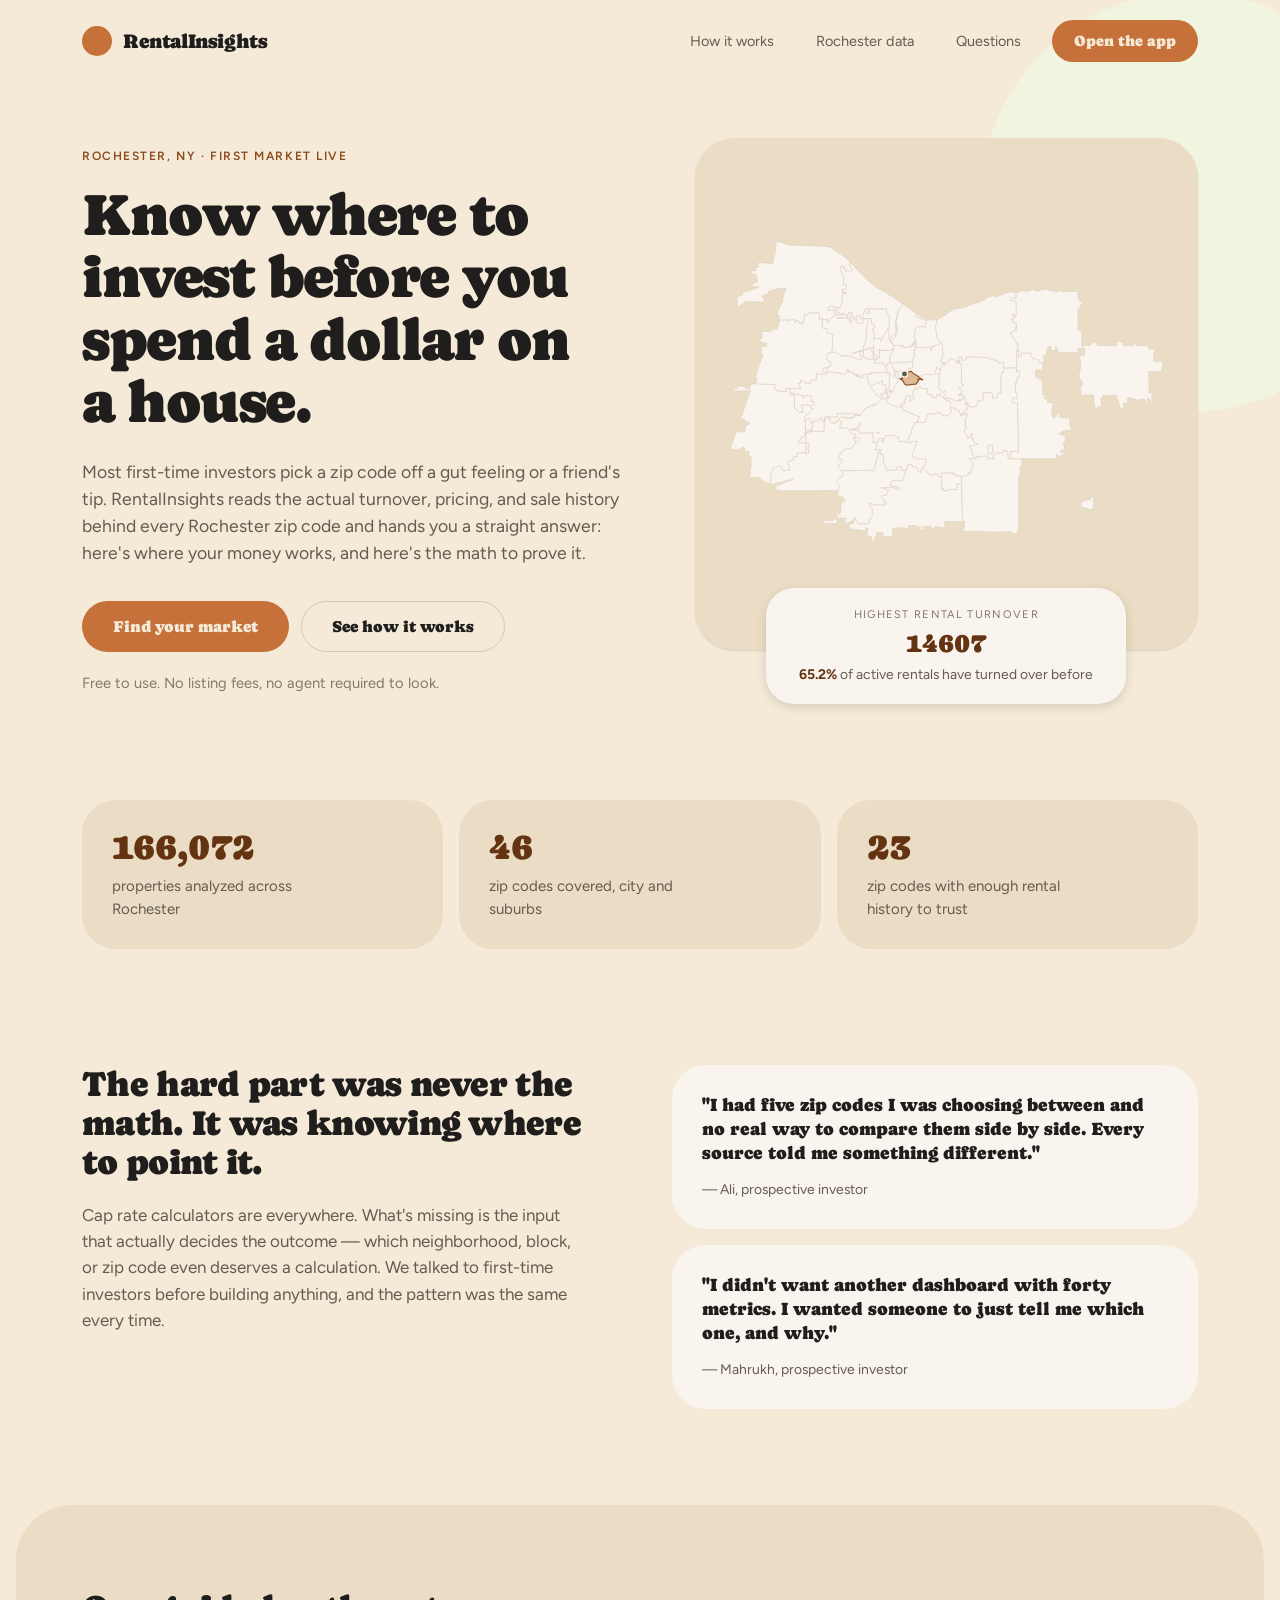
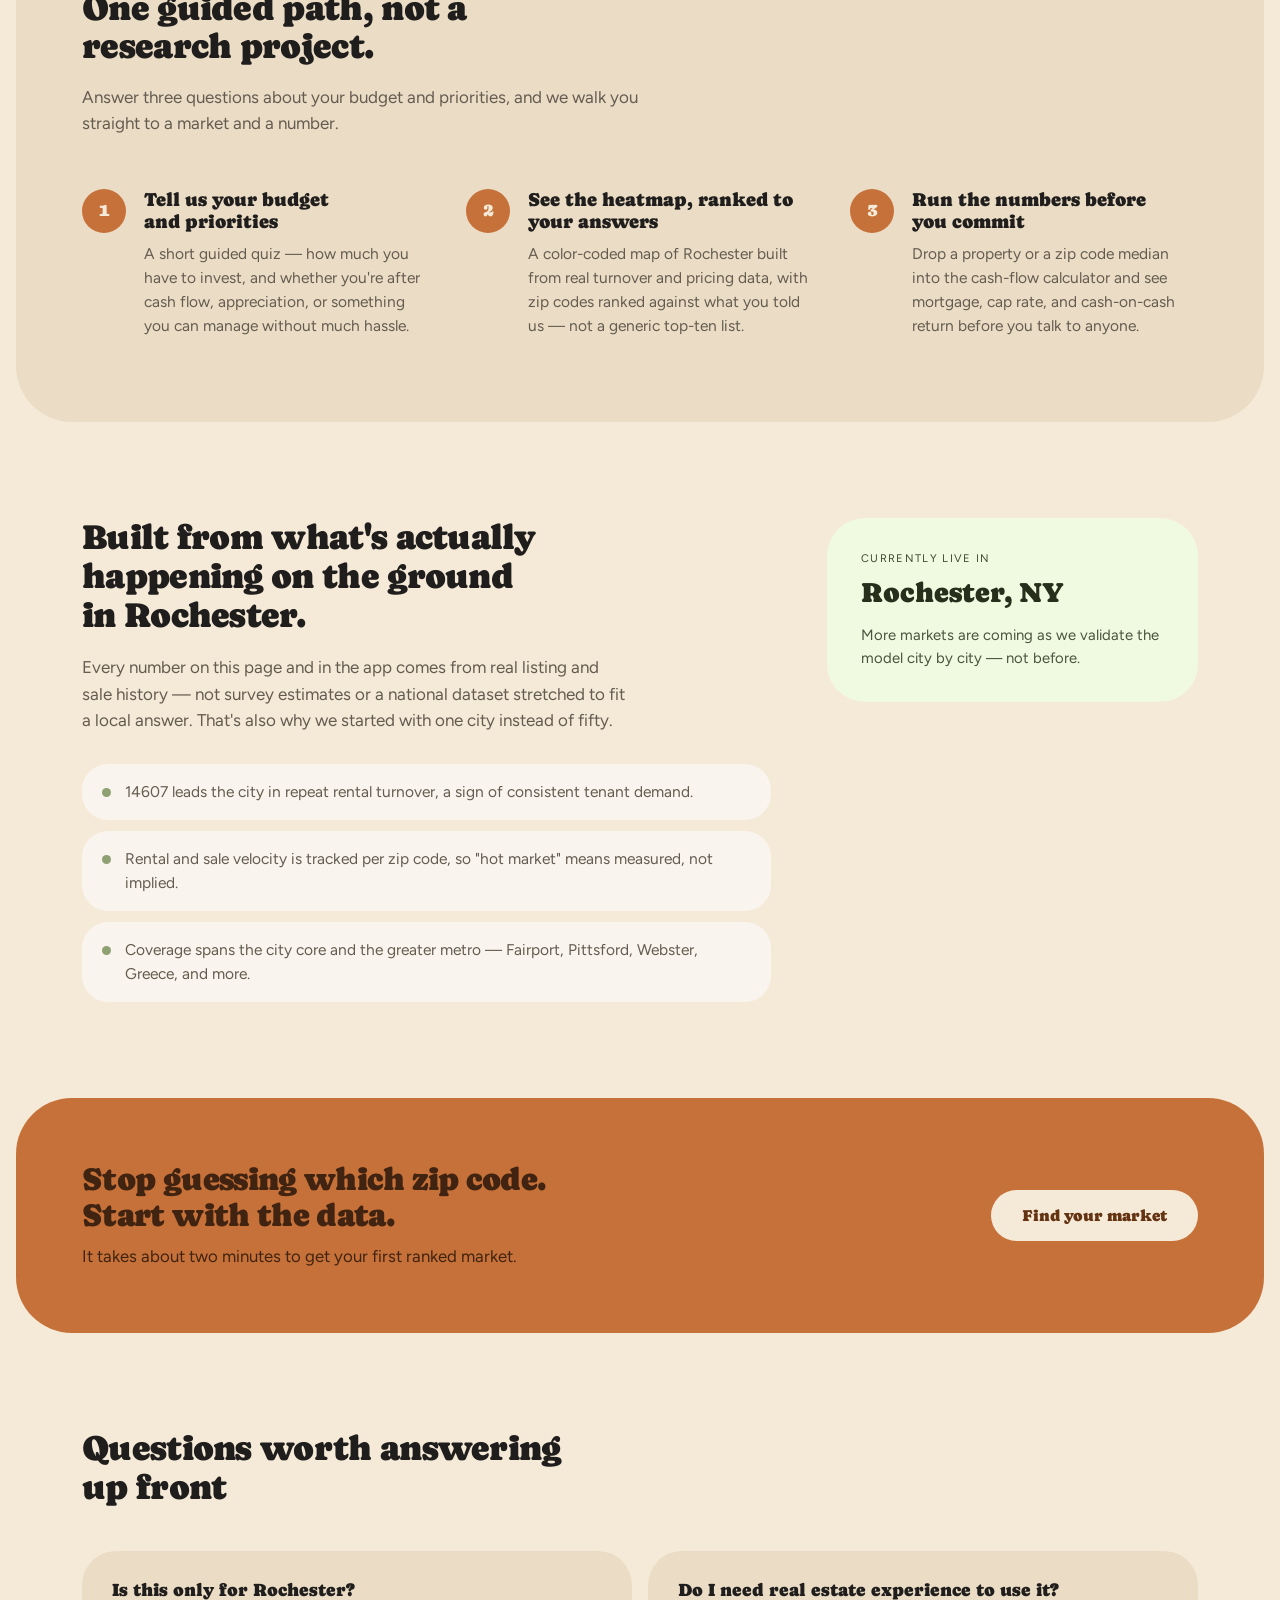
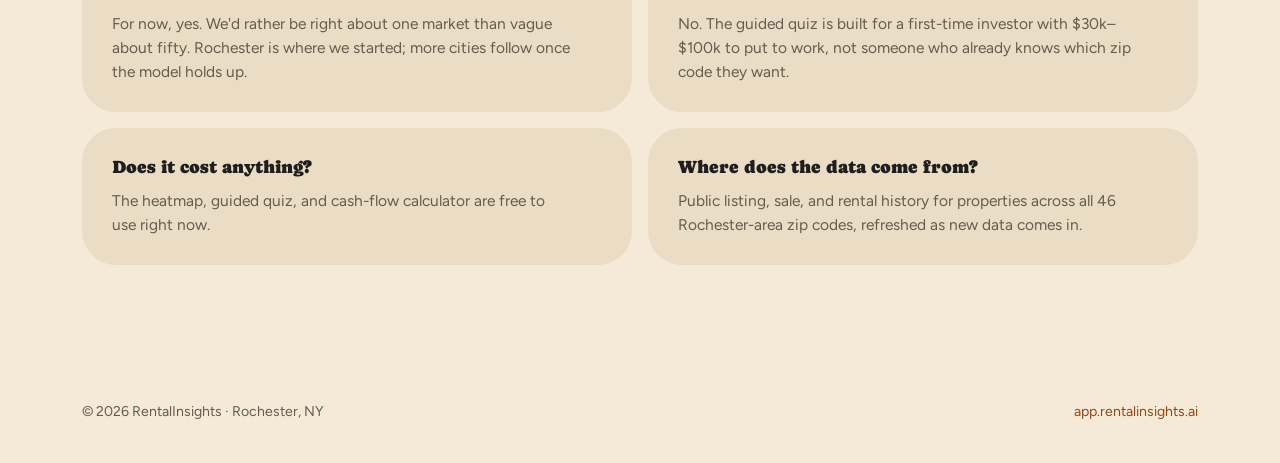
<file: index.html>
<!doctype html>
<html lang="en">
<head>
  <meta charset="UTF-8" />
  <meta name="viewport" content="width=device-width, initial-scale=1.0" />
  <title>RentalInsights — Know where to invest before you spend a dollar on a house</title>
  <meta name="description" content="RentalInsights turns Rochester, NY's actual property and rental-turnover data into a plain answer: which zip codes are worth your money, and why." />
  <meta name="theme-color" content="#f5ead8" />
  <link rel="preconnect" href="https://fonts.googleapis.com" />
  <link rel="preconnect" href="https://fonts.gstatic.com" crossorigin />
  <link href="https://fonts.googleapis.com/css2?family=Caprasimo&family=Figtree:wght@400;500;600;700&display=swap" rel="stylesheet" />
  <link rel="stylesheet" href="styles.css" />
  <link rel="icon" href="data:image/svg+xml,<svg xmlns=%22http://www.w3.org/2000/svg%22 viewBox=%220 0 100 100%22><circle cx=%2250%22 cy=%2250%22 r=%2250%22 fill=%22%23c67139%22/></svg>" />
</head>
<body>

  <header class="site-header">
    <div class="wrap header-row">
      <a class="wordmark" href="#top">
        <span class="wordmark-dot" aria-hidden="true"></span>
        RentalInsights
      </a>
      <nav class="header-nav" aria-label="Primary">
        <a href="#how-it-works">How it works</a>
        <a href="#rochester">Rochester data</a>
        <a href="#faq">Questions</a>
        <a class="header-cta" href="https://app.rentalinsights.ai">Open the app</a>
      </nav>
    </div>
  </header>

  <main id="top">

    <section class="hero">
      <div class="hero-blob" aria-hidden="true"></div>
      <div class="wrap hero-grid">
        <div class="hero-copy">
          <p class="kicker">Rochester, NY &middot; first market live</p>
          <h1>Know where to invest before you spend a dollar on a house.</h1>
          <p class="lede">
            Most first-time investors pick a zip code off a gut feeling or a friend's tip. RentalInsights
            reads the actual turnover, pricing, and sale history behind every Rochester zip code and hands
            you a straight answer: here's where your money works, and here's the math to prove it.
          </p>
          <div class="hero-actions">
            <a class="btn btn-primary" href="https://app.rentalinsights.ai/onboarding/">Find your market</a>
            <a class="btn btn-secondary" href="#how-it-works">See how it works</a>
          </div>
          <p class="hero-note">Free to use. No listing fees, no agent required to look.</p>
        </div>

        <div class="hero-map">
          <div class="map-panel">
            <img src="assets/rochester-zips.svg" width="1000" height="1000" alt="Map of Rochester, NY zip codes, with 14607 highlighted" />
          </div>
          <div class="map-callout">
            <span class="map-callout-label eyebrow">Highest rental turnover</span>
            <span class="map-callout-zip">14607</span>
            <span class="map-callout-stat"><span class="stat-strong">65.2%</span> of active rentals have turned over before</span>
          </div>
        </div>
      </div>
    </section>

    <section class="proof" aria-label="Coverage">
      <div class="wrap proof-row">
        <div class="proof-stat">
          <span class="proof-num">166,072</span>
          <span class="proof-label">properties analyzed across Rochester</span>
        </div>
        <div class="proof-stat">
          <span class="proof-num">46</span>
          <span class="proof-label">zip codes covered, city and suburbs</span>
        </div>
        <div class="proof-stat">
          <span class="proof-num">23</span>
          <span class="proof-label">zip codes with enough rental history to trust</span>
        </div>
      </div>
    </section>

    <section class="problem">
      <div class="wrap problem-grid">
        <div class="problem-text">
          <h2>The hard part was never the math. It was knowing where to point it.</h2>
          <p>
            Cap rate calculators are everywhere. What's missing is the input that actually decides
            the outcome &mdash; which neighborhood, block, or zip code even deserves a calculation.
            We talked to first-time investors before building anything, and the pattern was the same
            every time.
          </p>
        </div>
        <div class="quotes">
          <figure class="quote">
            <blockquote><p>"I had five zip codes I was choosing between and no real way to compare them side by side. Every source told me something different."</p></blockquote>
            <figcaption>&mdash; Ali, prospective investor</figcaption>
          </figure>
          <figure class="quote">
            <blockquote><p>"I didn't want another dashboard with forty metrics. I wanted someone to just tell me which one, and why."</p></blockquote>
            <figcaption>&mdash; Mahrukh, prospective investor</figcaption>
          </figure>
        </div>
      </div>
    </section>

    <section class="journey" id="how-it-works">
      <div class="wrap">
        <h2>One guided path, not a research project.</h2>
        <p class="section-lede">
          Answer three questions about your budget and priorities, and we walk you straight to a market
          and a number.
        </p>

        <ol class="steps">
          <li class="step">
            <span class="step-index" aria-hidden="true">1</span>
            <div class="step-body">
              <h3>Tell us your budget and priorities</h3>
              <p>A short guided quiz &mdash; how much you have to invest, and whether you're after cash flow, appreciation, or something you can manage without much hassle.</p>
            </div>
          </li>
          <li class="step">
            <span class="step-index" aria-hidden="true">2</span>
            <div class="step-body">
              <h3>See the heatmap, ranked to your answers</h3>
              <p>A color-coded map of Rochester built from real turnover and pricing data, with zip codes ranked against what you told us &mdash; not a generic top-ten list.</p>
            </div>
          </li>
          <li class="step">
            <span class="step-index" aria-hidden="true">3</span>
            <div class="step-body">
              <h3>Run the numbers before you commit</h3>
              <p>Drop a property or a zip code median into the cash-flow calculator and see mortgage, cap rate, and cash-on-cash return before you talk to anyone.</p>
            </div>
          </li>
        </ol>
      </div>
    </section>

    <section class="rochester" id="rochester">
      <div class="wrap rochester-grid">
        <div class="rochester-text">
          <h2>Built from what's actually happening on the ground in Rochester.</h2>
          <p>
            Every number on this page and in the app comes from real listing and sale history &mdash;
            not survey estimates or a national dataset stretched to fit a local answer. That's also
            why we started with one city instead of fifty.
          </p>
          <ul class="fact-list">
            <li>14607 leads the city in repeat rental turnover, a sign of consistent tenant demand.</li>
            <li>Rental and sale velocity is tracked per zip code, so "hot market" means measured, not implied.</li>
            <li>Coverage spans the city core and the greater metro &mdash; Fairport, Pittsford, Webster, Greece, and more.</li>
          </ul>
        </div>
        <aside class="rochester-badge">
          <p class="eyebrow">Currently live in</p>
          <p class="badge-city">Rochester, NY</p>
          <p class="badge-note">More markets are coming as we validate the model city by city &mdash; not before.</p>
        </aside>
      </div>
    </section>

    <section class="cta-band">
      <div class="wrap cta-row">
        <div class="cta-copy">
          <h2>Stop guessing which zip code. Start with the data.</h2>
          <p>It takes about two minutes to get your first ranked market.</p>
        </div>
        <a class="btn" href="https://app.rentalinsights.ai/onboarding/">Find your market</a>
      </div>
    </section>

    <section class="faq" id="faq">
      <div class="wrap">
        <h2>Questions worth answering up front</h2>
        <div class="faq-grid">
          <div class="faq-item">
            <h3>Is this only for Rochester?</h3>
            <p>For now, yes. We'd rather be right about one market than vague about fifty. Rochester is where we started; more cities follow once the model holds up.</p>
          </div>
          <div class="faq-item">
            <h3>Do I need real estate experience to use it?</h3>
            <p>No. The guided quiz is built for a first-time investor with $30k&ndash;$100k to put to work, not someone who already knows which zip code they want.</p>
          </div>
          <div class="faq-item">
            <h3>Does it cost anything?</h3>
            <p>The heatmap, guided quiz, and cash-flow calculator are free to use right now.</p>
          </div>
          <div class="faq-item">
            <h3>Where does the data come from?</h3>
            <p>Public listing, sale, and rental history for properties across all 46 Rochester-area zip codes, refreshed as new data comes in.</p>
          </div>
        </div>
      </div>
    </section>

  </main>

  <footer class="site-footer">
    <div class="wrap footer-row">
      <span>&copy; 2026 RentalInsights &middot; Rochester, NY</span>
      <a href="https://app.rentalinsights.ai">app.rentalinsights.ai</a>
    </div>
  </footer>

</body>
</html>
</file>
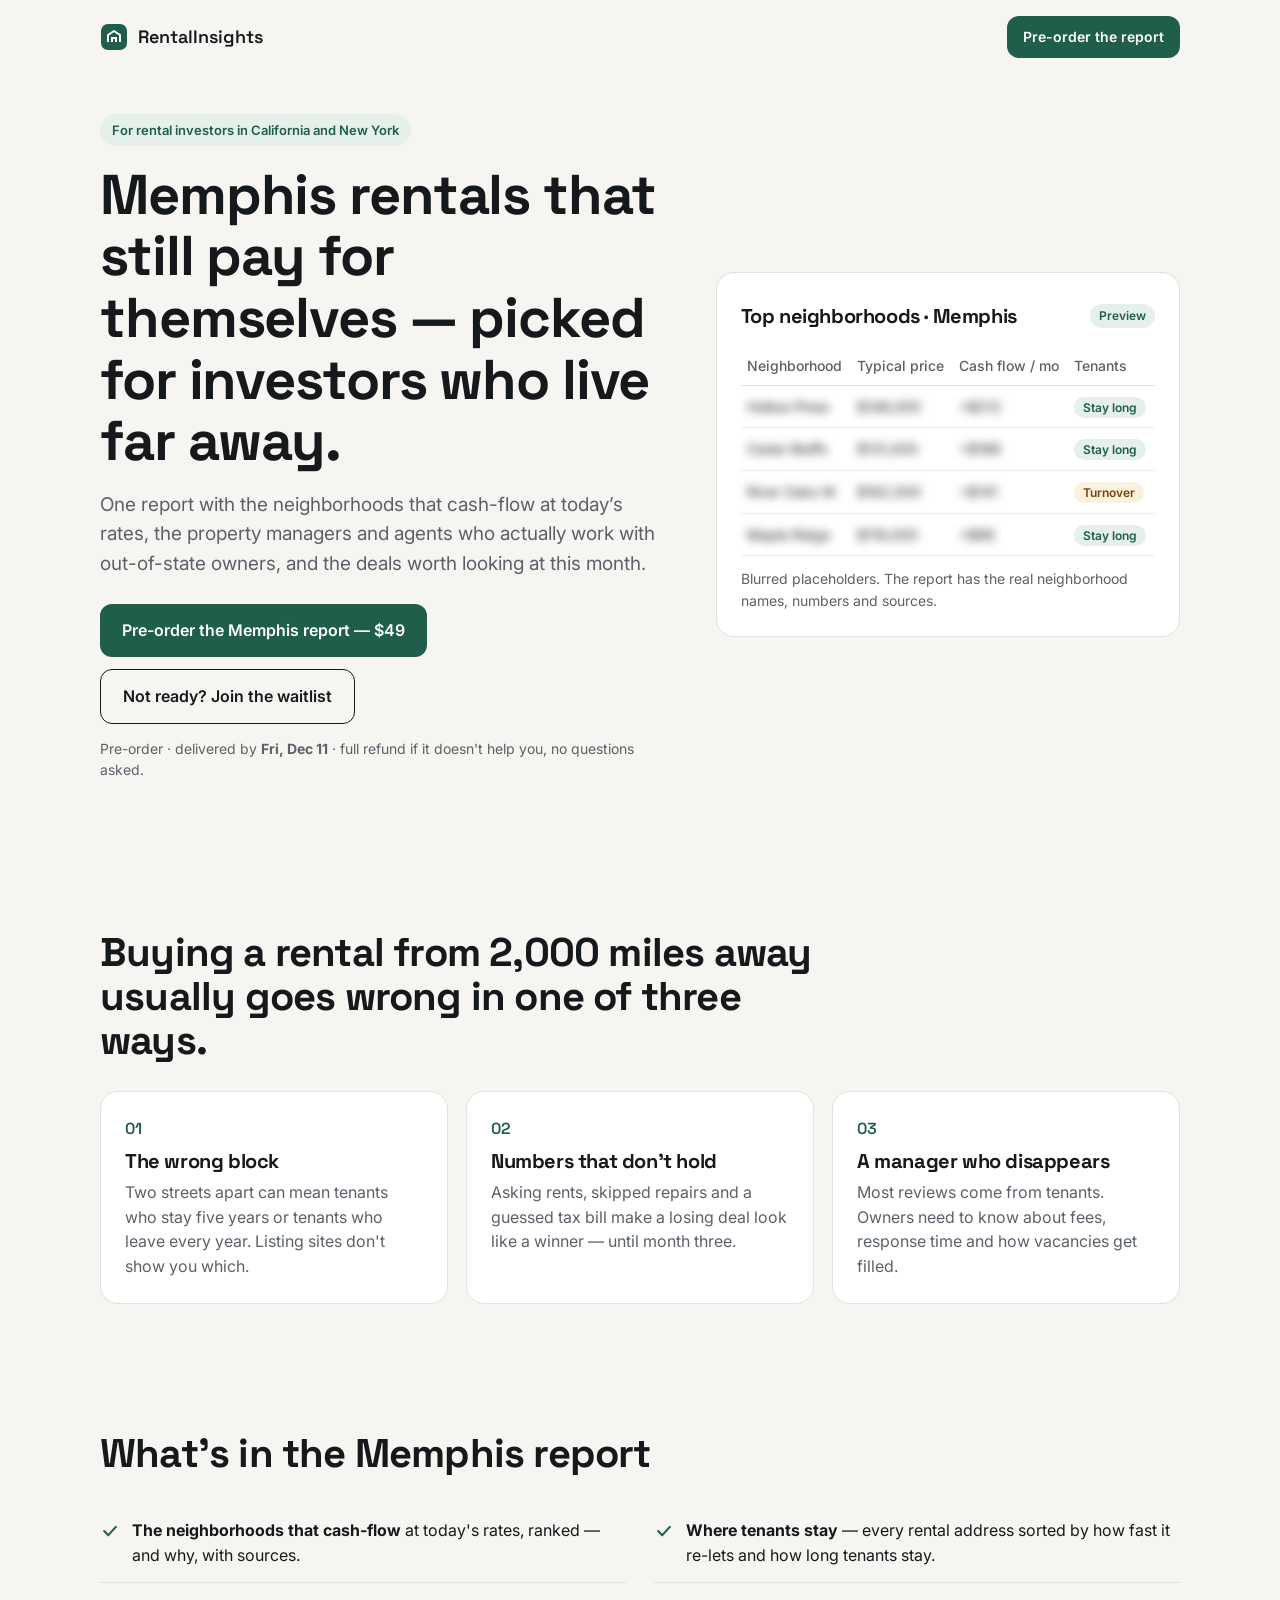
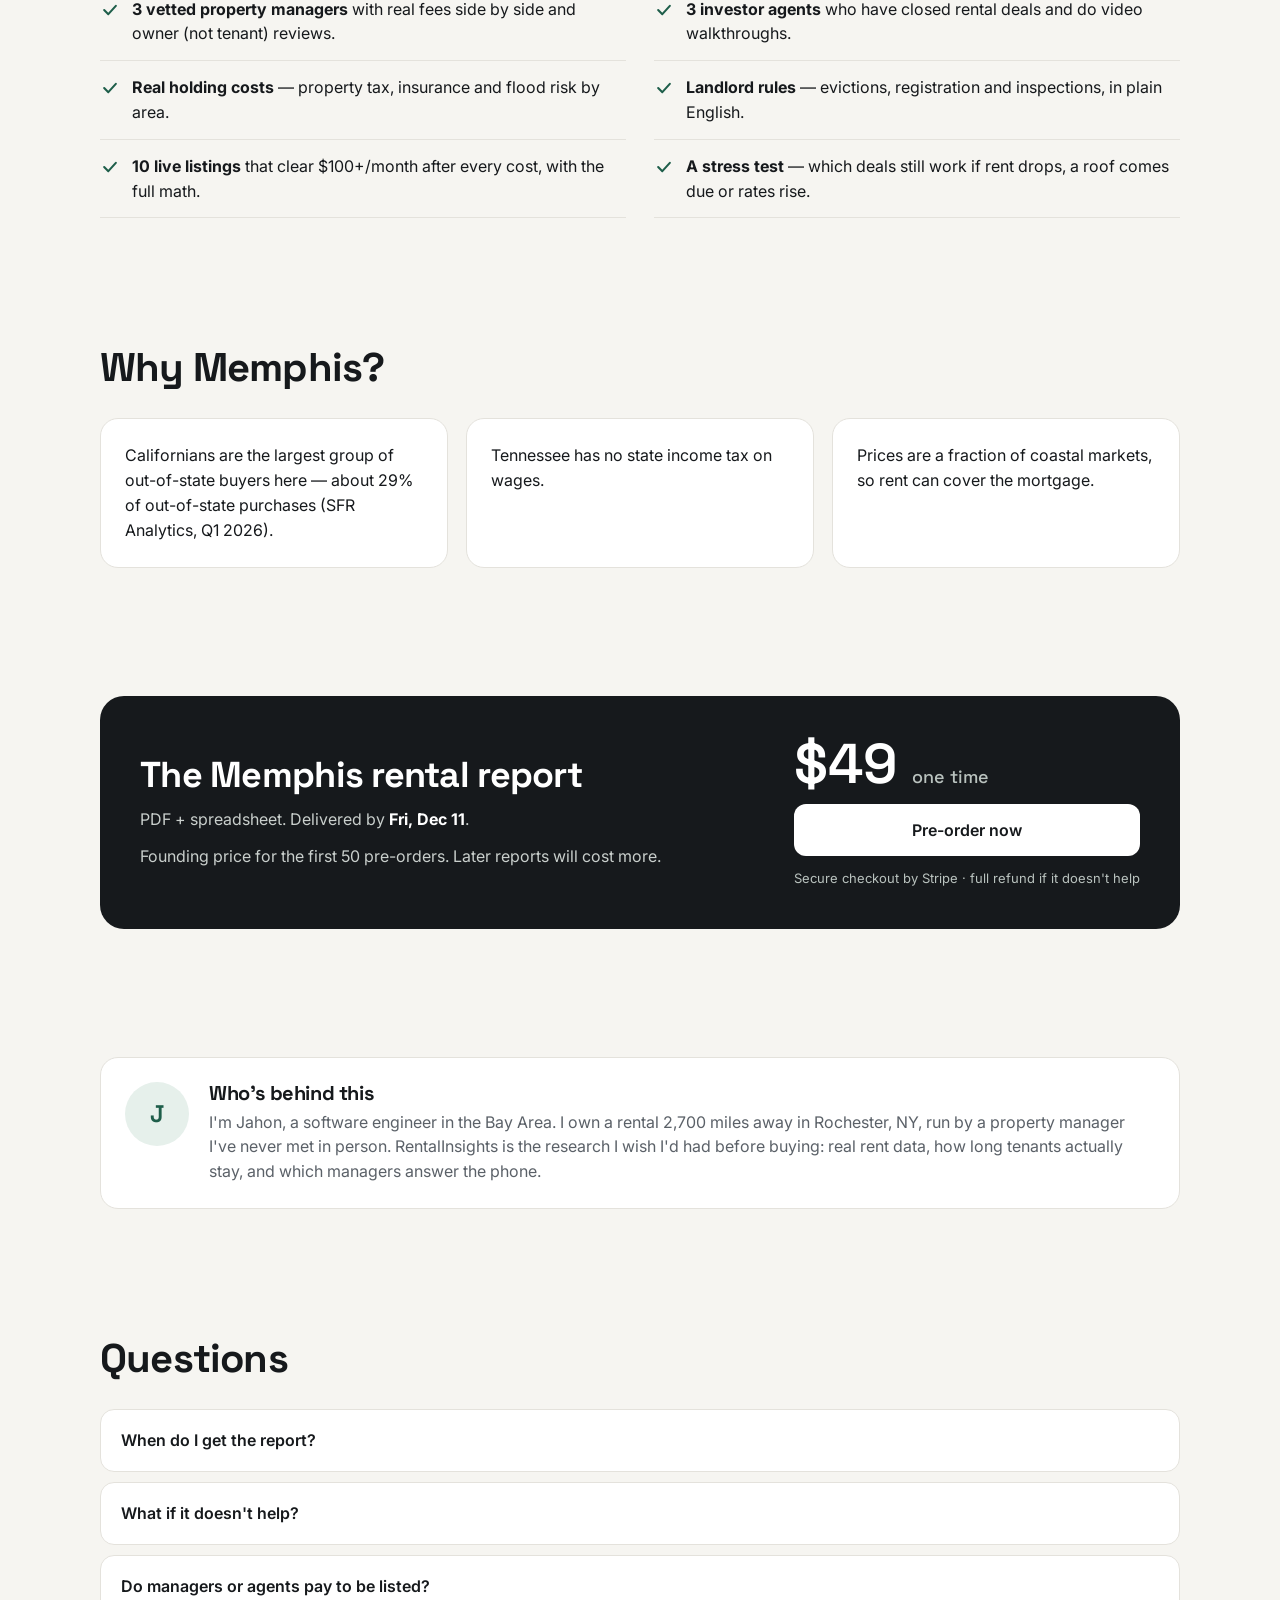
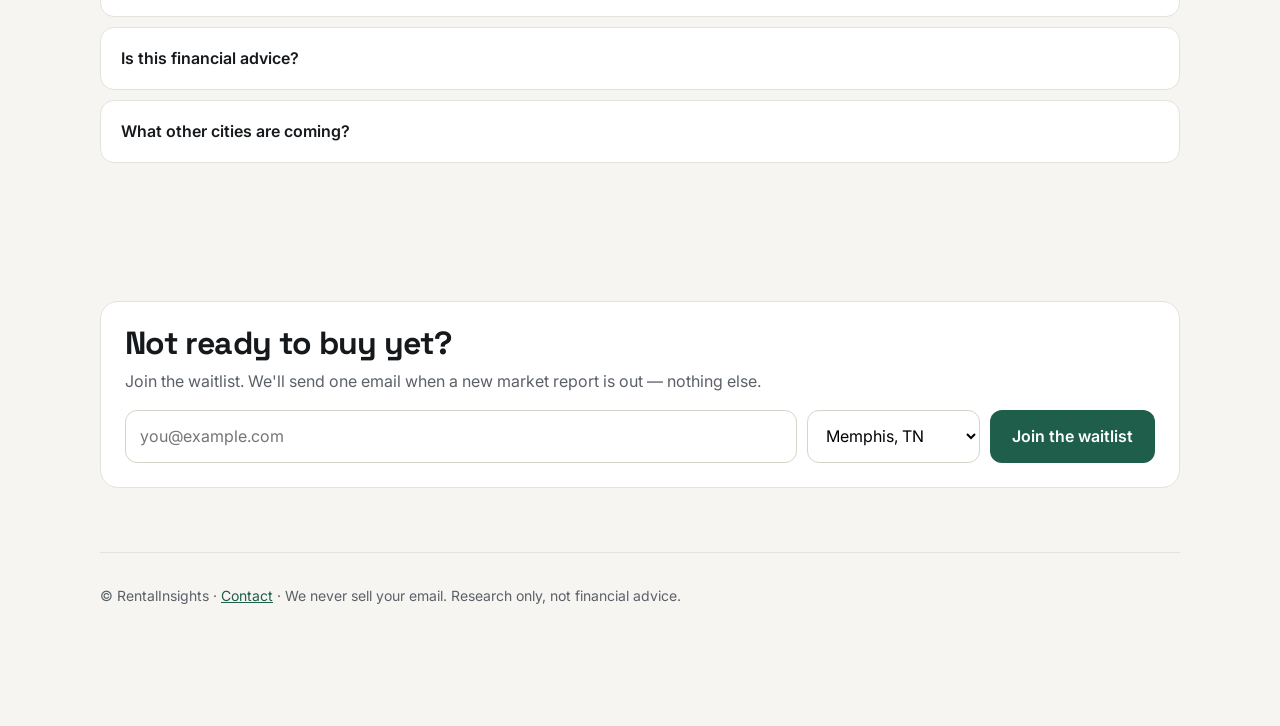
<file: reports/index.html>
<!doctype html>
<html lang="en">
<head>
<meta charset="utf-8">
<meta name="viewport" content="width=device-width, initial-scale=1">
<title>Out-of-state rental market report — RentalInsights</title>
<meta name="description" content="A buyer's report for out-of-state rental investors: the neighborhoods that cash-flow, vetted property managers and agents, landlord rules and live deals.">
<link rel="preconnect" href="https://fonts.googleapis.com">
<link rel="preconnect" href="https://fonts.gstatic.com" crossorigin>
<link href="https://fonts.googleapis.com/css2?family=Inter:wght@400;500;600&family=Space+Grotesk:wght@500;600&display=swap" rel="stylesheet">
<!--
  ============================================================================
  RentalInsights — paid-report landing page (ad test)
  ----------------------------------------------------------------------------
  One file, no build step. Drop it into the landing site (e.g. /reports/) and
  edit CONFIG below. What it does:
    • Two market variants:   ?m=memphis  or  ?m=cleveland   (or a path containing the name)
    • Two price arms (A/B):  visitors are split 50/50 between $49 and $149 and
                             stay in their arm on return visits. Force one with ?p=49 or ?p=149.
    • Pay button → your Stripe Payment Link for that market + price, with
      client_reference_id = market_price_campaign so every payment is attributable.
    • Waitlist form → POSTs JSON to CONFIG.waitlistEndpoint.
    • After payment, set the Payment Link's success URL to
        https://rentalinsights.ai/reports/?paid=1&m={market}&p={price}
      to show the thank-you screen (and fire the Purchase event).
    • Meta Pixel + GA4 load only when their IDs are filled in.
  ============================================================================
-->
<script>
window.CONFIG = {
  metaPixelId: '',            // e.g. '123456789012345'
  ga4Id: '',                  // e.g. 'G-XXXXXXX'
  // Backend: report-preorders branch of the RentalInsights app (apps/reports/views_landing.py)
  eventEndpoint: 'https://app.rentalinsights.ai/api/landing/event/',       // every funnel event (sendBeacon)
  waitlistEndpoint: 'https://app.rentalinsights.ai/api/landing/waitlist/', // POST {email, interest, market, arm, utm...}
  surveyEndpoint: 'https://app.rentalinsights.ai/api/landing/survey/',     // POST the post-purchase answers
  contactEmail: 'hello@rentalinsights.ai',
  deliveryBusinessDays: 5,
  foundingLimit: 50,          // shown as "founding price for the first N pre-orders" — set to 0 to hide
  prices: [49, 149],          // the two A/B arms
  // Stripe Payment Links, one per market and price arm
  paymentLinks: {
    // LIVE Stripe links (acct RentalInsights)
    memphis:   { 49: 'https://buy.stripe.com/9B628k2kXbNg2lf03iew800', 149: 'https://buy.stripe.com/aFaaEQ5x92cG3pj17mew803' },
    cleveland: { 49: 'https://buy.stripe.com/9B67sE1gTbNg3pj03iew802', 149: 'https://buy.stripe.com/5kQ4gs4t5dVo4tn2bqew801' }
  },
  // Numbers you pull for each market. Leave null to hide that stat.
  markets: {
    memphis: {
      name: 'Memphis', state: 'TN', full: 'Memphis, TN',
      headline: 'Memphis rentals that still pay for themselves — picked for investors who live far away.',
      sub: 'One report with the neighborhoods that cash-flow at today’s rates, the property managers and agents who actually work with out-of-state owners, and the deals worth looking at this month.',
      why: [
        'Californians are the largest group of out-of-state buyers here — about 29% of out-of-state purchases (SFR Analytics, Q1 2026).',
        'Tennessee has no state income tax on wages.',
        'Prices are a fraction of coastal markets, so rent can cover the mortgage.'
      ],
      stats: { medianPrice: null, medianRent: null, neighborhoods: null, managersScreened: null }
    },
    cleveland: {
      name: 'Cleveland', state: 'OH', full: 'Cleveland, OH',
      headline: 'Cleveland rentals that still cash-flow — vetted for owners who live out of state.',
      sub: 'One report with the neighborhoods where the numbers work at today’s rates, the property managers and agents who work with remote owners, and the deals worth looking at this month.',
      why: [
        'About 21% of out-of-state purchases in Cleveland come from California buyers (SFR Analytics, Q1 2026).',
        'Home prices are far below coastal markets, so rent can cover the mortgage.',
        'Neighborhoods change block by block — the report shows which blocks keep tenants.'
      ],
      stats: { medianPrice: null, medianRent: null, neighborhoods: null, managersScreened: null }
    }
  }
};
</script>
<style>
  :root {
    --bg: #F6F5F1; --surface: #FFFFFF; --ink: #16191C; --muted: #5B6168; --line: #E4E2DC;
    --accent: #1E5E4A; --accent-ink: #FFFFFF; --accent-soft: #E6F0EB; --warm: #FBF1E1; --warm-ink: #7A4300;
    --radius: 18px;
  }
  * { box-sizing: border-box; }
  html { -webkit-text-size-adjust: 100%; }
  body { margin: 0; background: var(--bg); color: var(--ink); font-family: Inter, system-ui, -apple-system, sans-serif; font-size: 16px; line-height: 1.55; }
  a { color: var(--accent); }
  h1, h2, h3 { font-family: 'Space Grotesk', Inter, sans-serif; letter-spacing: -0.02em; line-height: 1.1; margin: 0; }
  .wrap { max-width: 1120px; margin: 0 auto; padding: 0 20px; }
  .top { display: flex; align-items: center; justify-content: space-between; gap: 12px; padding: 16px 0; }
  .brand { display: flex; align-items: center; gap: 10px; font-family: 'Space Grotesk', sans-serif; font-weight: 600; font-size: 18px; color: var(--ink); text-decoration: none; }
  .btn { display: inline-flex; align-items: center; justify-content: center; gap: 8px; min-height: 48px; padding: 14px 22px; border-radius: 12px; border: 0; font: inherit; font-weight: 600; font-size: 16px; cursor: pointer; text-decoration: none; }
  .btn-primary { background: var(--accent); color: var(--accent-ink); }
  .btn-primary:hover { background: #174C3C; }
  .btn-ghost { background: transparent; color: var(--ink); border: 1px solid var(--ink); }
  .btn-small { min-height: 40px; padding: 10px 16px; font-size: 14px; }
  .eyebrow { display: inline-block; font-size: 13px; font-weight: 600; color: var(--accent); background: var(--accent-soft); padding: 6px 12px; border-radius: 999px; }
  .hero { display: grid; grid-template-columns: 1.1fr 0.9fr; gap: 48px; align-items: center; padding: 40px 0 72px; }
  .hero h1 { font-size: clamp(34px, 5vw, 56px); margin: 18px 0; }
  .hero p.sub { font-size: 19px; color: var(--muted); margin: 0 0 26px; max-width: 560px; }
  .cta-row { display: flex; flex-wrap: wrap; gap: 12px; align-items: center; }
  .fine { font-size: 14px; color: var(--muted); margin-top: 14px; }
  .card { background: var(--surface); border: 1px solid var(--line); border-radius: var(--radius); padding: 24px; }
  .preview h3 { font-size: 18px; }
  .preview table { width: 100%; border-collapse: collapse; font-size: 14px; margin-top: 12px; }
  .preview th { text-align: left; color: var(--muted); font-weight: 500; padding: 8px 6px; border-bottom: 1px solid var(--line); }
  .preview td { padding: 10px 6px; border-bottom: 1px solid #F0EEE9; }
  .blur { filter: blur(5px); user-select: none; }
  .tag { font-size: 12px; font-weight: 600; padding: 3px 9px; border-radius: 999px; background: var(--accent-soft); color: var(--accent); }
  .stats { display: grid; grid-template-columns: repeat(auto-fit, minmax(180px, 1fr)); gap: 16px; padding: 24px 0; border-top: 1px solid var(--line); border-bottom: 1px solid var(--line); }
  .stat b { display: block; font-family: 'Space Grotesk', sans-serif; font-size: 26px; }
  .stat span { font-size: 14px; color: var(--muted); }
  section { padding: 64px 0; }
  section > h2 { font-size: clamp(28px, 3.6vw, 40px); max-width: 720px; margin-bottom: 28px; }
  .grid3 { display: grid; grid-template-columns: repeat(3, minmax(0, 1fr)); gap: 18px; }
  .grid2 { display: grid; grid-template-columns: repeat(2, minmax(0, 1fr)); gap: 18px; }
  .num { font-family: 'Space Grotesk', sans-serif; font-weight: 600; color: var(--accent); }
  .card h3 { font-size: 20px; margin: 8px 0; }
  .card p { margin: 0; color: var(--muted); }
  ul.checks { list-style: none; margin: 0; padding: 0; display: grid; grid-template-columns: repeat(2, minmax(0, 1fr)); gap: 0 28px; }
  ul.checks li { display: flex; gap: 12px; padding: 14px 0; border-bottom: 1px solid var(--line); }
  ul.checks svg { flex: none; margin-top: 3px; }
  .dark { background: var(--ink); color: #fff; border-radius: 24px; padding: 40px; }
  .dark p, .dark li { color: #C9CFCC; }
  .price-card { display: grid; grid-template-columns: 1fr auto; gap: 24px; align-items: center; }
  .price { font-family: 'Space Grotesk', sans-serif; font-size: 56px; font-weight: 600; line-height: 1; }
  .price small { font-size: 18px; color: #B9C2BE; font-weight: 500; }
  details { background: var(--surface); border: 1px solid var(--line); border-radius: 14px; padding: 0 20px; margin-bottom: 10px; }
  summary { cursor: pointer; font-weight: 600; padding: 18px 0; list-style: none; }
  summary::-webkit-details-marker { display: none; }
  details p { margin: 0 0 18px; color: var(--muted); }
  form.inline { display: flex; flex-wrap: wrap; gap: 10px; margin-top: 16px; }
  input[type=email], input[type=text], select, textarea { font: inherit; font-size: 16px; padding: 13px 14px; border-radius: 12px; border: 1px solid #D6D3CB; background: #fff; min-height: 48px; }
  form.inline input[type=email] { flex: 1 1 240px; }
  label.lbl { display: block; font-size: 14px; font-weight: 500; margin-bottom: 6px; }
  .msg { margin-top: 10px; font-size: 14px; }
  .msg.ok { color: var(--accent); } .msg.err { color: #A3341F; }
  footer { padding: 32px 0 120px; color: var(--muted); font-size: 14px; border-top: 1px solid var(--line); }
  .sticky { position: fixed; left: 0; right: 0; bottom: 0; padding: 12px 16px calc(12px + env(safe-area-inset-bottom)); background: rgba(255,255,255,0.96); border-top: 1px solid var(--line); display: none; align-items: center; justify-content: space-between; gap: 12px; z-index: 10; }
  .sticky .btn { flex: 1; }
  .sticky .p { font-family: 'Space Grotesk', sans-serif; font-weight: 600; font-size: 20px; }
  .founder { display: flex; gap: 20px; align-items: flex-start; }
  .avatar { width: 64px; height: 64px; border-radius: 999px; background: var(--accent-soft); color: var(--accent); display: flex; align-items: center; justify-content: center; font-family: 'Space Grotesk', sans-serif; font-weight: 600; font-size: 24px; flex: none; }
  .hidden { display: none !important; }
  @media (max-width: 860px) {
    .hero, .grid3, .grid2, .price-card { grid-template-columns: 1fr; }
    ul.checks { grid-template-columns: 1fr; }
    .hero { padding: 16px 0 48px; gap: 28px; }
    section { padding: 44px 0; }
    .dark { padding: 28px 22px; }
    .sticky { display: flex; }
    .top .btn { display: none; }
  }
</style>
</head>
<body>
<div class="wrap">
  <header class="top">
    <a class="brand" href="/">
      <svg width="28" height="28" viewBox="0 0 28 28" aria-hidden="true"><rect x="1" y="1" width="26" height="26" rx="7" fill="#1E5E4A"/><path d="M8 19V12l6-4 6 4v7" fill="none" stroke="#fff" stroke-width="2" stroke-linejoin="round"/><path d="M12 19v-4h4v4" fill="none" stroke="#fff" stroke-width="2"/></svg>
      RentalInsights
    </a>
    <button class="btn btn-primary btn-small" data-buy>Pre-order the report</button>
  </header>
</div>

<!-- ===================== SALES PAGE ===================== -->
<main id="sales">
  <div class="wrap">
    <div class="hero">
      <div>
        <span class="eyebrow">For rental investors in California and New York</span>
        <h1 id="headline">Rentals that still pay for themselves — picked for investors who live far away.</h1>
        <p class="sub" id="sub"></p>
        <div class="cta-row">
          <button class="btn btn-primary" data-buy><span>Pre-order the <span data-city>Memphis</span> report — $<span data-price>49</span></span></button>
          <a class="btn btn-ghost" href="#waitlist" data-track="waitlist_click">Not ready? Join the waitlist</a>
        </div>
        <p class="fine">Pre-order · delivered by <b data-delivery></b> · full refund if it doesn't help you, no questions asked.</p>
      </div>
      <div class="card preview" aria-label="Report preview">
        <div style="display:flex;justify-content:space-between;align-items:center;gap:12px">
          <h3>Top neighborhoods · <span data-city>Memphis</span></h3>
          <span class="tag">Preview</span>
        </div>
        <table>
          <thead><tr><th>Neighborhood</th><th>Typical price</th><th>Cash flow / mo</th><th>Tenants</th></tr></thead>
          <tbody>
            <tr><td class="blur">Hollow Pines</td><td class="blur">$148,000</td><td class="blur">+$212</td><td><span class="tag">Stay long</span></td></tr>
            <tr><td class="blur">Cedar Bluffs</td><td class="blur">$131,000</td><td class="blur">+$188</td><td><span class="tag">Stay long</span></td></tr>
            <tr><td class="blur">River Oaks W</td><td class="blur">$162,000</td><td class="blur">+$141</td><td><span class="tag" style="background:#FBF1E1;color:#7A4300">Turnover</span></td></tr>
            <tr><td class="blur">Maple Ridge</td><td class="blur">$119,000</td><td class="blur">+$96</td><td><span class="tag">Stay long</span></td></tr>
          </tbody>
        </table>
        <p class="fine" style="margin-top:12px">Blurred placeholders. The report has the real neighborhood names, numbers and sources.</p>
      </div>
    </div>

    <div class="stats" id="stats"></div>

    <section>
      <h2>Buying a rental from 2,000 miles away usually goes wrong in one of three ways.</h2>
      <div class="grid3">
        <div class="card"><span class="num">01</span><h3>The wrong block</h3><p>Two streets apart can mean tenants who stay five years or tenants who leave every year. Listing sites don't show you which.</p></div>
        <div class="card"><span class="num">02</span><h3>Numbers that don't hold</h3><p>Asking rents, skipped repairs and a guessed tax bill make a losing deal look like a winner — until month three.</p></div>
        <div class="card"><span class="num">03</span><h3>A manager who disappears</h3><p>Most reviews come from tenants. Owners need to know about fees, response time and how vacancies get filled.</p></div>
      </div>
    </section>

    <section>
      <h2>What's in the <span data-city>Memphis</span> report</h2>
      <ul class="checks">
        <li><svg width="20" height="20" viewBox="0 0 24 24" fill="none" stroke="#1E5E4A" stroke-width="2.5" stroke-linecap="round" stroke-linejoin="round" aria-hidden="true"><path d="M5 12l5 5 9-10"/></svg><span><b>The neighborhoods that cash-flow</b> at today's rates, ranked — and why, with sources.</span></li>
        <li><svg width="20" height="20" viewBox="0 0 24 24" fill="none" stroke="#1E5E4A" stroke-width="2.5" stroke-linecap="round" stroke-linejoin="round" aria-hidden="true"><path d="M5 12l5 5 9-10"/></svg><span><b>Where tenants stay</b> — every rental address sorted by how fast it re-lets and how long tenants stay.</span></li>
        <li><svg width="20" height="20" viewBox="0 0 24 24" fill="none" stroke="#1E5E4A" stroke-width="2.5" stroke-linecap="round" stroke-linejoin="round" aria-hidden="true"><path d="M5 12l5 5 9-10"/></svg><span><b>3 vetted property managers</b> with real fees side by side and owner (not tenant) reviews.</span></li>
        <li><svg width="20" height="20" viewBox="0 0 24 24" fill="none" stroke="#1E5E4A" stroke-width="2.5" stroke-linecap="round" stroke-linejoin="round" aria-hidden="true"><path d="M5 12l5 5 9-10"/></svg><span><b>3 investor agents</b> who have closed rental deals and do video walkthroughs.</span></li>
        <li><svg width="20" height="20" viewBox="0 0 24 24" fill="none" stroke="#1E5E4A" stroke-width="2.5" stroke-linecap="round" stroke-linejoin="round" aria-hidden="true"><path d="M5 12l5 5 9-10"/></svg><span><b>Real holding costs</b> — property tax, insurance and flood risk by area.</span></li>
        <li><svg width="20" height="20" viewBox="0 0 24 24" fill="none" stroke="#1E5E4A" stroke-width="2.5" stroke-linecap="round" stroke-linejoin="round" aria-hidden="true"><path d="M5 12l5 5 9-10"/></svg><span><b>Landlord rules</b> — evictions, registration and inspections, in plain English.</span></li>
        <li><svg width="20" height="20" viewBox="0 0 24 24" fill="none" stroke="#1E5E4A" stroke-width="2.5" stroke-linecap="round" stroke-linejoin="round" aria-hidden="true"><path d="M5 12l5 5 9-10"/></svg><span><b>10 live listings</b> that clear $100+/month after every cost, with the full math.</span></li>
        <li><svg width="20" height="20" viewBox="0 0 24 24" fill="none" stroke="#1E5E4A" stroke-width="2.5" stroke-linecap="round" stroke-linejoin="round" aria-hidden="true"><path d="M5 12l5 5 9-10"/></svg><span><b>A stress test</b> — which deals still work if rent drops, a roof comes due or rates rise.</span></li>
      </ul>
    </section>

    <section>
      <h2>Why <span data-city>Memphis</span>?</h2>
      <div class="grid3" id="why"></div>
    </section>

    <section id="buy">
      <div class="dark price-card">
        <div>
          <h2 style="font-size:clamp(26px,3.4vw,36px);margin-bottom:12px">The <span data-city>Memphis</span> rental report</h2>
          <p style="margin:0 0 12px">PDF + spreadsheet. Delivered by <b data-delivery style="color:#fff"></b>.</p>
          <p style="margin:0" id="founding"></p>
        </div>
        <div style="display:flex;flex-direction:column;gap:12px;align-items:stretch;min-width:240px">
          <div class="price">$<span data-price>49</span> <small>one time</small></div>
          <button class="btn" style="background:#fff;color:var(--ink)" data-buy>Pre-order now</button>
          <span style="font-size:13px;color:#B9C2BE">Secure checkout by Stripe · full refund if it doesn't help</span>
        </div>
      </div>
    </section>

    <section>
      <div class="card founder">
        <div class="avatar" aria-hidden="true">J</div>
        <div>
          <h3 style="font-size:20px;margin:0 0 6px">Who's behind this</h3>
          <p style="margin:0;color:var(--muted)">I'm Jahon, a software engineer in the Bay Area. I own a rental 2,700 miles away in Rochester, NY, run by a property manager I've never met in person. RentalInsights is the research I wish I'd had before buying: real rent data, how long tenants actually stay, and which managers answer the phone.</p>
        </div>
      </div>
    </section>

    <section>
      <h2>Questions</h2>
      <details><summary>When do I get the report?</summary><p>This is a pre-order. Your report is delivered by email by <b data-delivery></b>. If we miss that date, you get a full refund automatically.</p></details>
      <details><summary>What if it doesn't help?</summary><p>Reply to the delivery email within 30 days and we'll refund you in full. No questions.</p></details>
      <details><summary>Do managers or agents pay to be listed?</summary><p>No. Nobody can pay to appear or to raise their ranking. If we ever earn a referral fee from a partner, we'll say so next to their name.</p></details>
      <details><summary>Is this financial advice?</summary><p>No. It's research and data to help you decide. Always confirm with your own inspector, attorney and lender before you buy.</p></details>
      <details><summary>What other cities are coming?</summary><p>Rochester, NY is next, then the markets our waitlist asks for most. Tell us yours below.</p></details>
    </section>

    <section id="waitlist">
      <div class="card">
        <h2 style="font-size:clamp(24px,3vw,32px);margin-bottom:8px">Not ready to buy yet?</h2>
        <p style="margin:0">Join the waitlist. We'll send one email when a new market report is out — nothing else.</p>
        <form class="inline" id="waitlist-form" novalidate>
          <label class="hidden" for="wl-email">Email</label>
          <input id="wl-email" type="email" name="email" autocomplete="email" placeholder="you@example.com" required>
          <label class="hidden" for="wl-market">Market you're interested in</label>
          <select id="wl-market" name="interest">
            <option value="memphis">Memphis, TN</option>
            <option value="cleveland">Cleveland, OH</option>
            <option value="rochester">Rochester, NY</option>
            <option value="other">Somewhere else</option>
          </select>
          <button class="btn btn-primary" type="submit">Join the waitlist</button>
        </form>
        <p class="msg" id="wl-msg" role="status" aria-live="polite"></p>
      </div>
    </section>
  </div>
</main>

<!-- ===================== THANK-YOU (after Stripe) ===================== -->
<main id="thanks" class="hidden">
  <div class="wrap" style="max-width:720px;padding-top:40px;padding-bottom:80px">
    <span class="eyebrow">Pre-order confirmed</span>
    <h1 style="font-size:clamp(32px,5vw,48px);margin:18px 0 12px">Thank you — your <span data-city>Memphis</span> report is on its way.</h1>
    <p style="font-size:18px;color:var(--muted);margin:0 0 28px">It arrives by email by <b data-delivery></b>. Three quick questions so we can tailor it to you:</p>
    <form class="card" id="survey-form" style="display:flex;flex-direction:column;gap:18px">
      <div><label class="lbl" for="s-budget">How much cash could you put into a rental?</label>
        <select id="s-budget" name="budget" style="width:100%"><option value="">Choose one</option><option>Under $35k</option><option>$35k–$70k</option><option>$70k–$150k</option><option>More than $150k</option></select></div>
      <div><label class="lbl" for="s-when">When are you hoping to buy?</label>
        <select id="s-when" name="timeline" style="width:100%"><option value="">Choose one</option><option>In the next 3 months</option><option>3–12 months</option><option>Just researching</option></select></div>
      <div><label class="lbl" for="s-own">How many rentals do you own today?</label>
        <select id="s-own" name="owned" style="width:100%"><option value="">Choose one</option><option>None yet</option><option>1–2</option><option>3–10</option><option>More than 10</option></select></div>
      <div><label class="lbl" for="s-note">Anything specific you want the report to answer? (optional)</label>
        <textarea id="s-note" name="note" rows="3" style="width:100%"></textarea></div>
      <label style="display:flex;gap:10px;align-items:flex-start;font-size:15px"><input type="checkbox" name="call_ok" style="width:18px;height:18px;margin-top:3px"> I'm open to a 15-minute call about what I'm looking for.</label>
      <button class="btn btn-primary" type="submit">Send</button>
      <p class="msg" id="s-msg" role="status" aria-live="polite"></p>
    </form>
  </div>
</main>

<div class="wrap">
  <footer>
    © RentalInsights · <a href="#" id="contact-link">Contact</a> · We never sell your email. Research only, not financial advice.
  </footer>
</div>

<div class="sticky" id="sticky">
  <span class="p">$<span data-price>49</span></span>
  <button class="btn btn-primary" data-buy><span>Pre-order the <span data-city>Memphis</span> report</span></button>
</div>

<script>
(function () {
  var C = window.CONFIG;
  var q = new URLSearchParams(location.search);

  // ---------- storage helpers (never fail) ----------
  function get(k) { try { return localStorage.getItem(k); } catch (e) { return null; } }
  function set(k, v) { try { localStorage.setItem(k, v); } catch (e) {} }

  // ---------- variant: market ----------
  var market = (q.get('m') || '').toLowerCase();
  if (!C.markets[market]) {
    var path = location.pathname.toLowerCase();
    market = Object.keys(C.markets).filter(function (k) { return path.indexOf(k) !== -1; })[0] || 'memphis';
  }
  var M = C.markets[market];

  // ---------- variant: price arm (sticky per visitor) ----------
  var forced = parseInt(q.get('p'), 10);
  var price = C.prices.indexOf(forced) !== -1 ? forced : parseInt(get('ri_price_arm'), 10);
  if (C.prices.indexOf(price) === -1) price = C.prices[Math.random() < 0.5 ? 0 : 1];
  set('ri_price_arm', String(price));

  // ---------- attribution ----------
  var utmKeys = ['utm_source', 'utm_medium', 'utm_campaign', 'utm_content', 'utm_term'];
  var utm = {};
  utmKeys.forEach(function (k) { var v = q.get(k) || get('ri_' + k); if (v) { utm[k] = v; set('ri_' + k, v); } });
  var visitor = get('ri_vid') || ('v' + Math.random().toString(36).slice(2, 10));
  set('ri_vid', visitor);

  // ---------- tracking ----------
  if (C.metaPixelId) {
    !function(f,b,e,v,n,t,s){if(f.fbq)return;n=f.fbq=function(){n.callMethod?n.callMethod.apply(n,arguments):n.queue.push(arguments)};if(!f._fbq)f._fbq=n;n.push=n;n.loaded=!0;n.version='2.0';n.queue=[];t=b.createElement(e);t.async=!0;t.src=v;s=b.getElementsByTagName(e)[0];s.parentNode.insertBefore(t,s)}(window,document,'script','https://connect.facebook.net/en_US/fbevents.js');
    fbq('init', C.metaPixelId); fbq('track', 'PageView');
  }
  if (C.ga4Id) {
    var g = document.createElement('script'); g.async = true; g.src = 'https://www.googletagmanager.com/gtag/js?id=' + encodeURIComponent(C.ga4Id); document.head.appendChild(g);
    window.dataLayer = window.dataLayer || []; window.gtag = function () { dataLayer.push(arguments); };
    gtag('js', new Date()); gtag('config', C.ga4Id);
  }
  var META = { view: 'ViewContent', lead: 'Lead', checkout: 'InitiateCheckout', purchase: 'Purchase' };
  var GA = { view: 'view_item', lead: 'generate_lead', checkout: 'begin_checkout', purchase: 'purchase' };
  function track(name, extra) {
    var p = Object.assign({ market: market, price_arm: price, value: price, currency: 'USD', visitor: visitor }, utm, extra || {});
    try { if (window.fbq && META[name]) fbq('track', META[name], { value: p.value, currency: 'USD', content_name: market + '_report', content_category: 'price_' + price }); } catch (e) {}
    try { if (window.gtag) gtag('event', GA[name] || name, p); } catch (e) {}
    try { if (C.eventEndpoint && navigator.sendBeacon) navigator.sendBeacon(C.eventEndpoint, new Blob([JSON.stringify(Object.assign({ event: name, ts: Date.now(), path: location.pathname }, p))], { type: 'text/plain;charset=UTF-8' })); } catch (e) {}
  }

  // ---------- fill content ----------
  function each(sel, fn) { Array.prototype.forEach.call(document.querySelectorAll(sel), fn); }
  function addBusinessDays(d, n) { var x = new Date(d); while (n > 0) { x.setDate(x.getDate() + 1); var w = x.getDay(); if (w !== 0 && w !== 6) n--; } return x; }
  var delivery = addBusinessDays(new Date(), C.deliveryBusinessDays).toLocaleDateString('en-US', { weekday: 'short', month: 'short', day: 'numeric' });
  each('[data-city]', function (el) { el.textContent = M.name; });
  each('[data-price]', function (el) { el.textContent = String(price); });
  each('[data-delivery]', function (el) { el.textContent = delivery; });
  document.getElementById('headline').textContent = M.headline;
  document.getElementById('sub').textContent = M.sub;
  document.title = M.full + ' rental market report for out-of-state investors — RentalInsights';
  document.getElementById('wl-market').value = market;
  var contact = document.getElementById('contact-link'); contact.href = 'mailto:' + C.contactEmail;
  var founding = document.getElementById('founding');
  if (C.foundingLimit) founding.textContent = 'Founding price for the first ' + C.foundingLimit + ' pre-orders. Later reports will cost more.'; else founding.remove();

  var why = document.getElementById('why');
  M.why.forEach(function (t) { var d = document.createElement('div'); d.className = 'card'; var p = document.createElement('p'); p.style.color = 'var(--ink)'; p.textContent = t; d.appendChild(p); why.appendChild(d); });

  var S = M.stats, statsEl = document.getElementById('stats'), statDefs = [
    ['medianPrice', 'Typical rental-home price', function (v) { return '$' + Number(v).toLocaleString('en-US'); }],
    ['medianRent', 'Typical monthly rent', function (v) { return '$' + Number(v).toLocaleString('en-US'); }],
    ['neighborhoods', 'Neighborhoods analyzed', String],
    ['managersScreened', 'Property managers screened', String]
  ], shown = 0;
  statDefs.forEach(function (d) {
    if (S[d[0]] == null) return; shown++;
    var div = document.createElement('div'); div.className = 'stat';
    var b = document.createElement('b'); b.textContent = d[2](S[d[0]]);
    var s = document.createElement('span'); s.textContent = d[1];
    div.appendChild(b); div.appendChild(s); statsEl.appendChild(div);
  });
  if (!shown) statsEl.remove();

  // ---------- buy ----------
  // No underscores: the backend splits client_reference_id on "_" (market_price_campaign_content_visitor).
  function sanitize(s) { return String(s).replace(/[^A-Za-z0-9-]/g, '').slice(0, 60); }
  each('[data-buy]', function (btn) {
    btn.addEventListener('click', function () {
      track('checkout');
      var link = (C.paymentLinks[market] || {})[price];
      if (!link) { alertBox('Checkout isn’t connected yet — add the Stripe Payment Link for ' + market + ' at $' + price + ' in CONFIG.'); return; }
      var ref = [market, price, sanitize(utm.utm_campaign || 'direct'), sanitize(utm.utm_content || 'none'), visitor].join('_').slice(0, 200);
      var url = link + (link.indexOf('?') === -1 ? '?' : '&') + 'client_reference_id=' + encodeURIComponent(ref);
      location.href = url;
    });
  });
  // Shown in place (a toast) -- never jump the visitor away from the button they pressed.
  function alertBox(text) {
    var t = document.getElementById('ri-toast');
    if (!t) {
      t = document.createElement('div'); t.id = 'ri-toast'; t.setAttribute('role', 'alert');
      t.style.cssText = 'position:fixed;left:50%;bottom:96px;transform:translateX(-50%);max-width:min(520px,calc(100% - 32px));background:#16191C;color:#fff;padding:14px 18px;border-radius:12px;font-size:15px;line-height:1.45;box-shadow:0 8px 24px rgba(0,0,0,.2);z-index:20';
      document.body.appendChild(t);
    }
    t.textContent = text; t.style.display = 'block';
    clearTimeout(alertBox.timer);
    alertBox.timer = setTimeout(function () { t.style.display = 'none'; }, 6000);
  }
  each('[data-track]', function (a) { a.addEventListener('click', function () { track(a.getAttribute('data-track')); }); });

  // ---------- forms ----------
  function post(url, body) {
    return fetch(url, { method: 'POST', headers: { 'Content-Type': 'application/json', 'Accept': 'application/json' }, body: JSON.stringify(body) })
      .then(function (r) { if (!r.ok) throw new Error('HTTP ' + r.status); });
  }
  document.getElementById('waitlist-form').addEventListener('submit', function (e) {
    e.preventDefault();
    var email = document.getElementById('wl-email').value.trim();
    var msg = document.getElementById('wl-msg');
    if (!/^[^\s@]+@[^\s@]+\.[^\s@]+$/.test(email)) { msg.className = 'msg err'; msg.textContent = 'Please enter a valid email.'; return; }
    var body = Object.assign({ email: email, interest: document.getElementById('wl-market').value, market: market, price_arm: price, visitor: visitor }, utm);
    if (!C.waitlistEndpoint) { msg.className = 'msg err'; msg.textContent = 'Waitlist isn’t connected yet — set waitlistEndpoint in CONFIG.'; return; }
    post(C.waitlistEndpoint, body).then(function () {
      track('lead', { value: 0 });
      msg.className = 'msg ok'; msg.textContent = 'You’re on the list. One email when the next report is out.';
      e.target.reset();
    }).catch(function () { msg.className = 'msg err'; msg.textContent = 'Something went wrong. Please try again or email ' + C.contactEmail + '.'; });
  });

  // ---------- thank-you mode ----------
  if (q.get('paid') === '1') {
    document.getElementById('sales').classList.add('hidden');
    document.getElementById('sticky').classList.add('hidden');
    document.getElementById('thanks').classList.remove('hidden');
    if (!get('ri_purchased_' + market)) { track('purchase'); set('ri_purchased_' + market, '1'); }
    document.getElementById('survey-form').addEventListener('submit', function (e) {
      e.preventDefault();
      var f = e.target, msg = document.getElementById('s-msg');
      var body = Object.assign({ market: market, price_arm: price, visitor: visitor, budget: f.budget.value, timeline: f.timeline.value, owned: f.owned.value, note: f.note.value, call_ok: f.call_ok.checked }, utm);
      if (!C.surveyEndpoint) { msg.className = 'msg err'; msg.textContent = 'Survey isn’t connected yet — set surveyEndpoint in CONFIG.'; return; }
      post(C.surveyEndpoint, body).then(function () { msg.className = 'msg ok'; msg.textContent = 'Thanks — this helps us make your report sharper.'; f.querySelector('button').disabled = true; })
        .catch(function () { msg.className = 'msg err'; msg.textContent = 'Couldn’t send. Please reply to your receipt email instead.'; });
    });
  } else {
    track('view');
  }
})();
</script>
</body>
</html>
</file>
<file: styles.css>
/* RentalInsights marketing site — built on the Organic design system.
   Tokens first (from the Organic token sheet), then page components.
   Take colors, fonts and radii from the variables; don't hard-code new hexes. */

:root {
  --color-bg: #f5ead8;
  --color-surface: #ebddc5;
  --color-text: #201e1d;
  --color-accent: #c67139;
  --color-accent-2: #7a8a5e;
  --color-divider: color-mix(in srgb, #201e1d 16%, transparent);

  /* Tonal ramps — OKLCH on one shared lightness scale. */
  --color-neutral-100: #f9f4ed;
  --color-neutral-200: #eee7db;
  --color-neutral-300: #dcd3c4;
  --color-neutral-600: #82796a;
  --color-neutral-700: #645c50;
  --color-neutral-900: #2e2b25;

  --color-accent-100: #fff2eb;
  --color-accent-400: #f6a06b;
  --color-accent-600: #b2622d;
  --color-accent-700: #8c491a;
  --color-accent-800: #643312;
  --color-accent-900: #402310;

  --color-accent-2-100: #f0fae1;
  --color-accent-2-500: #8fa073;
  --color-accent-2-800: #3d472b;
  --color-accent-2-900: #272e1b;

  --font-heading: "Caprasimo", Georgia, serif;
  --font-body: "Figtree", system-ui, sans-serif;

  --radius-pill: 999px;
  --radius-chip: 26px;
  --radius-card: 34px;
  --radius-panel: 40px;
  --radius-band: 56px;

  --shadow-sm: 0 1px 2px color-mix(in srgb, #2e2b25 14%, transparent);
  --shadow-md: 0 3px 10px color-mix(in srgb, #2e2b25 16%, transparent);

  color-scheme: light;
}

*, *::before, *::after { box-sizing: border-box; }

body {
  margin: 0;
  background: var(--color-bg);
  color: var(--color-text);
  font-family: var(--font-body);
  font-size: 17px;
  line-height: 1.55;
  overflow-x: hidden;
  -webkit-font-smoothing: antialiased;
}

h1, h2, h3 {
  font-family: var(--font-heading);
  font-weight: 400;
  margin: 0;
  text-wrap: pretty;
}

h1 {
  font-size: clamp(2.5rem, 4.6vw, 3.9rem);
  line-height: 1.06;
  letter-spacing: -0.025em;
  max-width: 19ch;
}

h2 {
  font-size: clamp(1.8rem, 2.7vw, 2.4rem);
  line-height: 1.12;
  letter-spacing: -0.02em;
  max-width: 30ch;
}

h3 { font-size: 1.16rem; line-height: 1.2; }

p { margin: 0; text-wrap: pretty; }

a { color: var(--color-accent-700); text-decoration: none; }
a:hover { color: var(--color-accent); }

img { display: block; max-width: 100%; }

:focus { outline: none; }
:focus-visible { outline: 2px solid var(--color-accent); outline-offset: 2px; }
::selection { background: color-mix(in srgb, var(--color-accent) 30%, transparent); }

.wrap {
  max-width: 1180px;
  margin: 0 auto;
  padding: 0 32px;
}

.muted { color: var(--color-neutral-700); }

.eyebrow {
  font-size: 11px;
  letter-spacing: 0.12em;
  text-transform: uppercase;
}

/* ---------- buttons ---------- */

.btn {
  display: inline-flex;
  align-items: center;
  justify-content: center;
  font-family: var(--font-heading);
  font-size: 1.02rem;
  line-height: 1.2;
  padding: 15px 30px;
  border-radius: var(--radius-pill);
  border: 1px solid transparent;
  white-space: nowrap;
  transition: background-color 0.15s ease, color 0.15s ease;
}

.btn-primary { background: var(--color-accent); color: var(--color-bg); }
.btn-primary:hover { background: var(--color-accent-600); color: var(--color-bg); }
.btn-primary:active { background: var(--color-accent-700); }

.btn-secondary { border-color: var(--color-divider); color: var(--color-text); }
.btn-secondary:hover { background: color-mix(in srgb, var(--color-text) 7%, transparent); color: var(--color-text); }
.btn-secondary:active { background: color-mix(in srgb, var(--color-text) 14%, transparent); }

/* ---------- header ---------- */

.site-header { padding: 20px 0; position: relative; z-index: 1; }

.header-row {
  display: flex;
  align-items: center;
  justify-content: space-between;
  gap: 24px;
}

.wordmark {
  display: flex;
  align-items: center;
  gap: 11px;
  color: var(--color-text);
  font-family: var(--font-heading);
  font-size: 20px;
  letter-spacing: -0.02em;
  white-space: nowrap;
}
.wordmark:hover { color: var(--color-text); }

.wordmark-dot {
  width: 30px;
  height: 30px;
  flex: none;
  border-radius: var(--radius-pill);
  background: var(--color-accent);
}

.header-nav { display: flex; align-items: center; gap: 8px; }

.header-nav a {
  padding: 9px 17px;
  border-radius: var(--radius-pill);
  font-size: 14.5px;
  color: var(--color-neutral-700);
  transition: background-color 0.15s ease, color 0.15s ease;
}
.header-nav a:hover { background: var(--color-neutral-100); color: var(--color-text); }

.header-nav .header-cta {
  margin-left: 6px;
  padding: 10px 22px;
  background: var(--color-accent);
  color: var(--color-bg);
  font-family: var(--font-heading);
  white-space: nowrap;
}
.header-nav .header-cta:hover { background: var(--color-accent-600); color: var(--color-bg); }

/* ---------- hero ---------- */

.hero { padding: 56px 0 96px; position: relative; }

.hero-blob {
  position: absolute;
  top: -90px;
  right: -120px;
  width: 420px;
  height: 420px;
  border-radius: var(--radius-pill);
  background: var(--color-accent-2-100);
  opacity: 0.7;
  pointer-events: none;
}

.hero-grid {
  display: grid;
  grid-template-columns: 1.05fr 0.95fr;
  gap: 56px;
  align-items: center;
  position: relative;
}

.kicker {
  font-size: 12px;
  letter-spacing: 0.13em;
  text-transform: uppercase;
  font-weight: 600;
  color: var(--color-accent-700);
  margin-bottom: 18px;
}

.hero-copy h1 { margin-bottom: 24px; }

.lede {
  font-size: 1.1rem;
  color: var(--color-neutral-700);
  max-width: 52ch;
  margin-bottom: 34px;
}

.hero-actions { display: flex; gap: 12px; flex-wrap: wrap; margin-bottom: 20px; }

.hero-note { font-size: 0.92rem; color: var(--color-neutral-600); }

.hero-map { position: relative; padding-bottom: 54px; }

.map-panel {
  border-radius: var(--radius-panel);
  background: var(--color-surface);
  padding: 26px 26px 34px;
  box-shadow: var(--shadow-sm);
}

.map-panel img { width: 100%; height: auto; }

.map-callout {
  position: absolute;
  bottom: 0;
  left: 50%;
  transform: translateX(-50%);
  width: min(360px, 90%);
  background: var(--color-neutral-100);
  border-radius: 28px;
  padding: 18px 24px;
  text-align: center;
  box-shadow: var(--shadow-md);
}

.map-callout-label { display: block; color: var(--color-neutral-600); margin-bottom: 6px; }

.map-callout-zip {
  display: block;
  font-family: var(--font-heading);
  font-size: 1.7rem;
  line-height: 1;
  color: var(--color-accent-800);
  margin-bottom: 8px;
}

.map-callout-stat { display: block; font-size: 0.87rem; color: var(--color-neutral-700); }

.stat-strong { font-weight: 700; color: var(--color-accent-800); }

/* ---------- proof ---------- */

.proof { padding: 0 0 20px; }

.proof-row {
  display: grid;
  grid-template-columns: repeat(3, 1fr);
  gap: 16px;
}

.proof-stat {
  padding: 28px 30px;
  border-radius: var(--radius-card);
  background: var(--color-surface);
}

.proof-num {
  display: block;
  font-family: var(--font-heading);
  font-size: 2.3rem;
  line-height: 1;
  color: var(--color-accent-800);
  margin-bottom: 10px;
}

.proof-label { display: block; font-size: 0.94rem; color: var(--color-neutral-700); max-width: 24ch; }

/* ---------- problem / quotes ---------- */

.problem { padding: 96px 0; }

.problem-grid {
  display: grid;
  grid-template-columns: 1fr 1fr;
  gap: 64px;
}

.problem-text p { margin-top: 20px; color: var(--color-neutral-700); max-width: 46ch; }

.quotes { display: flex; flex-direction: column; gap: 16px; }

.quote {
  margin: 0;
  padding: 28px 30px;
  border-radius: var(--radius-card);
  background: var(--color-neutral-100);
}

.quote blockquote { margin: 0; }

.quote p {
  font-family: var(--font-heading);
  font-size: 1.12rem;
  line-height: 1.34;
}

.quote figcaption { margin-top: 14px; font-size: 0.87rem; color: var(--color-neutral-700); }

/* ---------- journey ---------- */

.journey {
  margin: 0 16px;
  padding: 84px 0;
  background: var(--color-surface);
  border-radius: var(--radius-band);
  scroll-margin-top: 16px;
}

.journey h2 { max-width: 28ch; }

.section-lede { color: var(--color-neutral-700); max-width: 52ch; margin-top: 18px; }

.steps {
  list-style: none;
  margin: 52px 0 0;
  padding: 0;
  display: grid;
  grid-template-columns: repeat(3, 1fr);
  gap: 36px;
}

.step { display: flex; gap: 18px; align-items: flex-start; }

.step-index {
  width: 44px;
  height: 44px;
  flex: none;
  border-radius: var(--radius-pill);
  background: var(--color-accent);
  color: var(--color-bg);
  font-family: var(--font-heading);
  font-size: 1.15rem;
  display: flex;
  align-items: center;
  justify-content: center;
}

.step-body { min-width: 0; }
.step-body h3 { margin-bottom: 9px; }
.step-body p { color: var(--color-neutral-700); font-size: 0.97rem; }

/* ---------- rochester ---------- */

.rochester { padding: 96px 0; }

.rochester-grid {
  display: grid;
  grid-template-columns: 1.3fr 0.7fr;
  gap: 56px;
  align-items: start;
}

.rochester-text > p { margin-top: 20px; color: var(--color-neutral-700); max-width: 50ch; }

.fact-list {
  list-style: none;
  margin: 30px 0 0;
  padding: 0;
  display: flex;
  flex-direction: column;
  gap: 11px;
}

.fact-list li {
  display: flex;
  gap: 14px;
  align-items: flex-start;
  padding: 16px 20px;
  border-radius: var(--radius-chip);
  background: var(--color-neutral-100);
  color: var(--color-neutral-700);
  font-size: 0.97rem;
}

.fact-list li::before {
  content: "";
  width: 9px;
  height: 9px;
  flex: none;
  margin-top: 8px;
  border-radius: var(--radius-pill);
  background: var(--color-accent-2-500);
}

.rochester-badge {
  padding: 32px 34px;
  border-radius: 38px;
  background: var(--color-accent-2-100);
  color: var(--color-accent-2-900);
}

.rochester-badge .eyebrow { color: var(--color-accent-2-800); margin-bottom: 10px; }

.badge-city {
  font-family: var(--font-heading);
  font-size: 1.75rem;
  line-height: 1.1;
  margin-bottom: 16px;
}

.badge-note { font-size: 0.93rem; opacity: 0.82; }

/* ---------- cta band ---------- */

.cta-band {
  margin: 0 16px;
  padding: 64px 0;
  border-radius: var(--radius-band);
  background: var(--color-accent);
  color: var(--color-accent-900);
}

.cta-row {
  display: flex;
  align-items: center;
  justify-content: space-between;
  gap: 32px;
  flex-wrap: wrap;
}

.cta-copy { flex: 1 1 380px; min-width: 0; }

.cta-band h2 { font-size: clamp(1.7rem, 2.5vw, 2.25rem); max-width: 26ch; margin-bottom: 10px; }

.cta-band p { font-size: 1.05rem; }

.cta-band .btn { flex: none; background: var(--color-bg); color: var(--color-accent-800); }
.cta-band .btn:hover { background: var(--color-neutral-100); color: var(--color-accent-900); }
.cta-band .btn:focus-visible { outline-color: var(--color-accent-900); }

/* ---------- faq ---------- */

.faq { padding: 96px 0 104px; }

.faq h2 { max-width: 28ch; }

.faq-grid {
  display: grid;
  grid-template-columns: 1fr 1fr;
  gap: 16px;
  margin-top: 44px;
}

.faq-item {
  padding: 28px 30px;
  border-radius: var(--radius-card);
  background: var(--color-surface);
}

.faq-item h3 { font-size: 1.15rem; margin-bottom: 11px; }
.faq-item p { color: var(--color-neutral-700); font-size: 0.97rem; max-width: 46ch; }

/* ---------- footer ---------- */

.site-footer { padding: 32px 0 40px; }

.footer-row {
  display: flex;
  justify-content: space-between;
  gap: 20px;
  flex-wrap: wrap;
  font-size: 0.88rem;
  color: var(--color-neutral-700);
}

/* ---------- responsive ---------- */

@media (max-width: 960px) {
  .hero-grid,
  .problem-grid,
  .rochester-grid { grid-template-columns: 1fr; }

  .steps { grid-template-columns: 1fr; gap: 28px; }
}

@media (max-width: 760px) {
  .wrap { padding: 0 20px; }

  .header-nav a:not(.header-cta) { display: none; }

  .hero { padding: 32px 0 72px; }
  .hero-blob { width: 300px; height: 300px; top: -150px; right: -140px; }

  .proof-row,
  .faq-grid { grid-template-columns: 1fr; }

  .problem,
  .rochester,
  .faq { padding: 72px 0; }

  .journey,
  .cta-band { margin: 0 8px; padding: 60px 0; border-radius: 40px; }

  .map-panel { padding: 16px 16px 24px; border-radius: 32px; }

  .cta-band .btn { width: 100%; }
}

@media (prefers-reduced-motion: reduce) {
  * { transition: none !important; }
  html { scroll-behavior: auto; }
}

html { scroll-behavior: smooth; }
</file>
